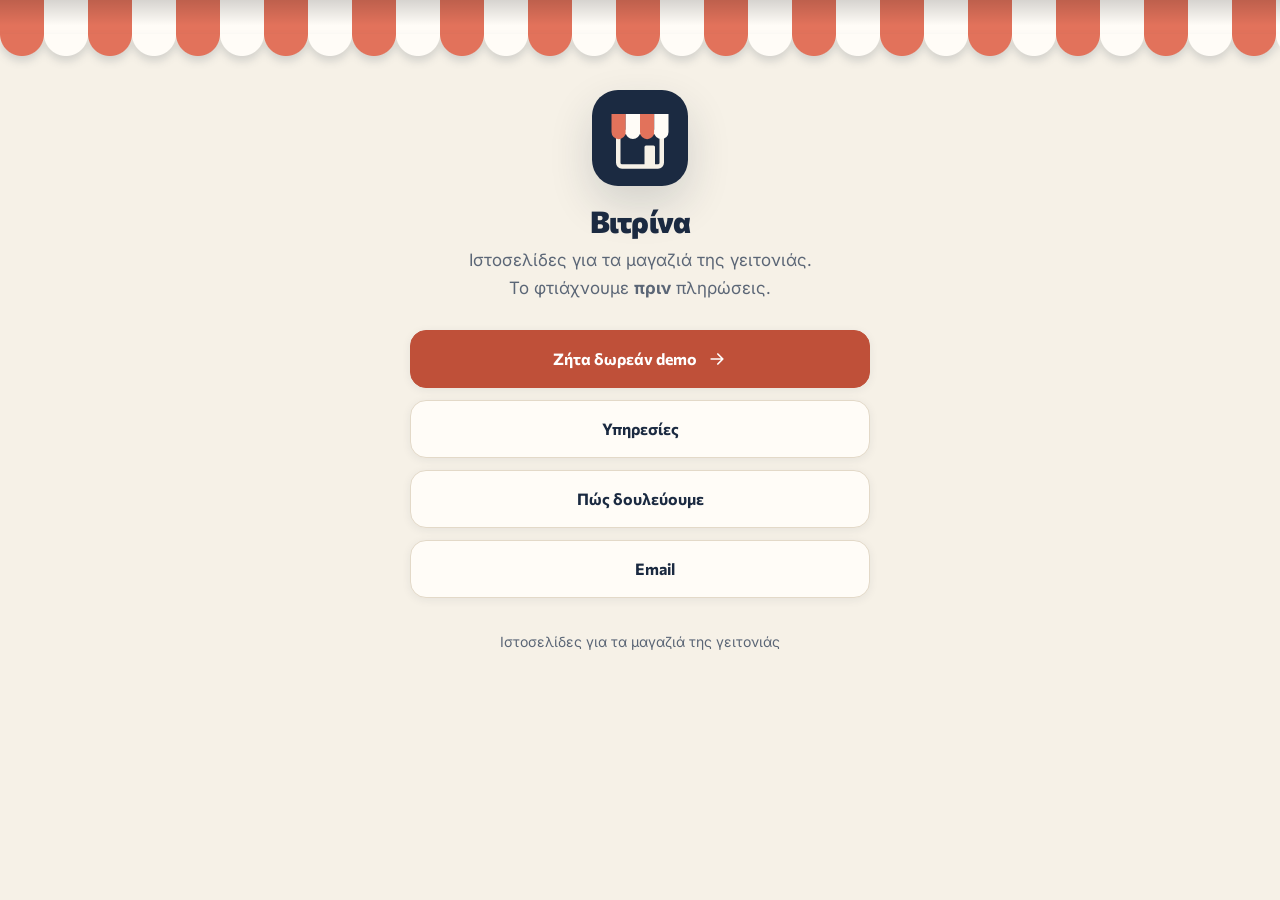
<file: links/index.html>
<!doctype html>
<html lang="el">
<head>
  <meta charset="utf-8">
  <meta name="viewport" content="width=device-width, initial-scale=1">
  <title>Βιτρίνα · Links</title>
  <meta name="description" content="Vitrina Studio: ιστοσελίδες για τα μαγαζιά της γειτονιάς. Δουλειές, τιμές, δωρεάν demo.">
  <meta name="theme-color" content="#1B2A41">
  <link rel="canonical" href="https://v-farmakis.github.io/vitrina/links/">
  <link rel="icon" href="../assets/img/favicon.svg" type="image/svg+xml">
  <link rel="apple-touch-icon" href="../assets/img/apple-touch-icon.png">
  <meta property="og:title" content="Βιτρίνα · Η ψηφιακή βιτρίνα της γειτονιάς">
  <meta property="og:description" content="Φτιάχνουμε το site σου πριν πληρώσεις. Το βλέπεις στο κινητό σου και αποφασίζεις μετά.">
  <meta property="og:image" content="https://v-farmakis.github.io/vitrina/assets/img/og-image.jpg">
  <link rel="preconnect" href="https://fonts.googleapis.com">
  <link rel="preconnect" href="https://fonts.gstatic.com" crossorigin>
  <link rel="stylesheet" href="https://fonts.googleapis.com/css2?family=Commissioner:wght@500;600;700;800&family=Inter:wght@400;500;600;700&display=swap">
  <link rel="stylesheet" href="../assets/css/style.css">
  <script src="../assets/js/config.js" defer></script>
  <script src="../assets/js/main.js" defer></script>
</head>
<body class="links-page">
<svg width="0" height="0" style="position:absolute" aria-hidden="true">
  <symbol id="i-phone" viewBox="0 0 24 24"><path d="M22 16.92v3a2 2 0 0 1-2.18 2 19.79 19.79 0 0 1-8.63-3.07 19.5 19.5 0 0 1-6-6 19.79 19.79 0 0 1-3.07-8.67A2 2 0 0 1 4.11 2h3a2 2 0 0 1 2 1.72c.13.96.36 1.9.7 2.81a2 2 0 0 1-.45 2.11L8.09 9.91a16 16 0 0 0 6 6l1.27-1.27a2 2 0 0 1 2.11-.45c.91.34 1.85.57 2.81.7A2 2 0 0 1 22 16.92z"/></symbol>
  <symbol id="i-chat" viewBox="0 0 24 24"><path d="M21 11.5a8.5 8.5 0 0 1-12.6 7.4L3 20.5l1.6-5A8.5 8.5 0 1 1 21 11.5z"/></symbol>
  <symbol id="i-arrow" viewBox="0 0 24 24"><path d="M5 12h14M13 6l6 6-6 6"/></symbol>
  <symbol id="i-insta" viewBox="0 0 24 24"><rect x="3" y="3" width="18" height="18" rx="5"/><circle cx="12" cy="12" r="4"/><path d="M17.5 6.5h.01"/></symbol>
  <symbol id="i-tiktok" viewBox="0 0 24 24"><path d="M14 3v11.5a3.5 3.5 0 1 1-3.5-3.5"/><path d="M14 3c.5 2.7 2.4 4.5 5 4.7"/></symbol>
  <symbol id="i-pin" viewBox="0 0 24 24"><path d="M12 21s-7-6.1-7-11.5a7 7 0 0 1 14 0C19 14.9 12 21 12 21z"/><circle cx="12" cy="9.5" r="2.5"/></symbol>
</svg>

<div class="awning" aria-hidden="true"></div>
<main class="links">
  <img class="links__avatar" src="../assets/img/favicon.svg" alt="" width="96" height="96">
  <h1>Βιτρίνα</h1>
  <p class="links__bio">Ιστοσελίδες για τα μαγαζιά της γειτονιάς.<br>Το φτιάχνουμε <strong>πριν</strong> πληρώσεις.</p>
  <nav class="links__list" aria-label="Σύνδεσμοι">
    <a class="is-primary" href="../#contact">Ζήτα δωρεάν demo <svg class="i"><use href="#i-arrow"/></svg></a>
    <a href="../#services">Υπηρεσίες</a>
    <a href="../#how">Πώς δουλεύουμε</a>
    <a data-contact="email" href="../#contact"><svg class="i"><use href="#i-mail"/></svg> Email</a>
  </nav>
  <p class="links__foot">Ιστοσελίδες για τα μαγαζιά της γειτονιάς</p>
</main>
</body>
</html>
</file>
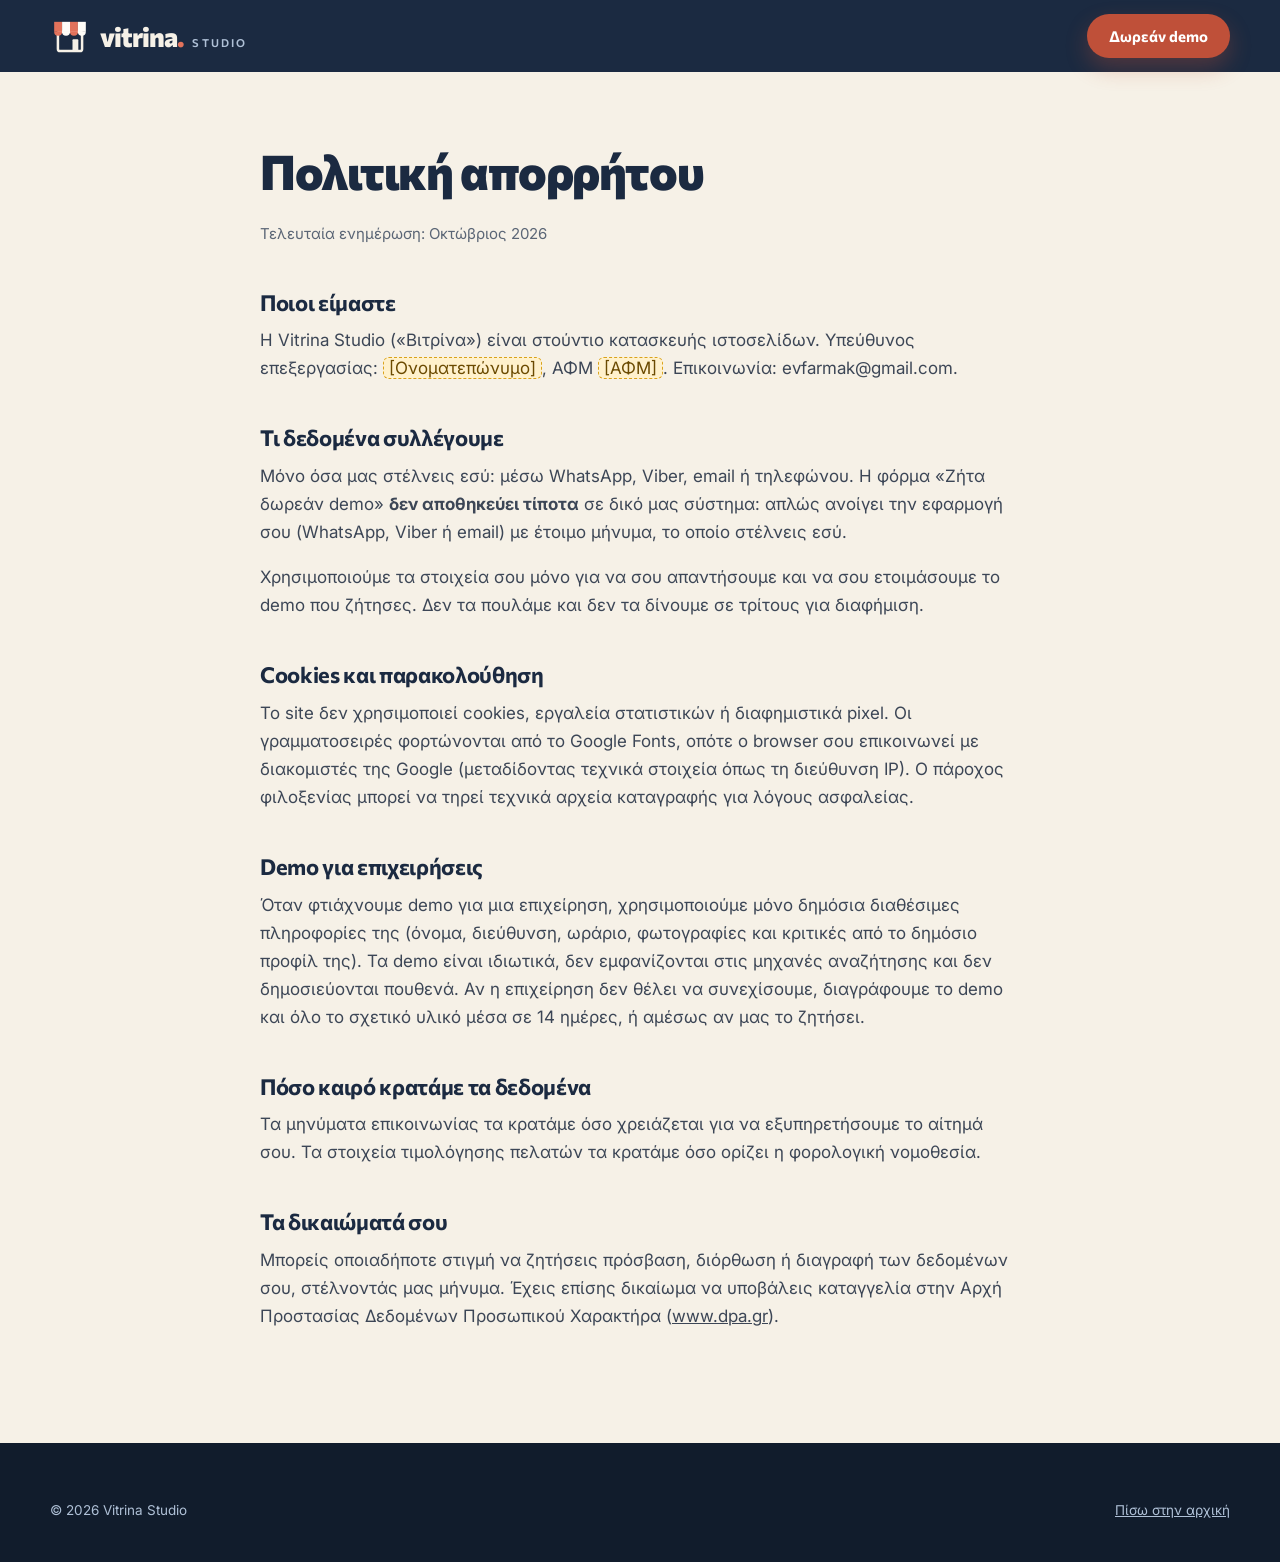
<file: privacy/index.html>
<!doctype html>
<html lang="el">
<head>
  <meta charset="utf-8">
  <meta name="viewport" content="width=device-width, initial-scale=1">
  <title>Πολιτική απορρήτου · Vitrina Studio</title>
  <meta name="description" content="Πώς χειρίζεται η Vitrina Studio τα προσωπικά δεδομένα.">
  <meta name="theme-color" content="#1B2A41">
  <link rel="canonical" href="https://v-farmakis.github.io/vitrina/privacy/">
  <link rel="icon" href="../assets/img/favicon.svg" type="image/svg+xml">
  <link rel="preconnect" href="https://fonts.googleapis.com">
  <link rel="preconnect" href="https://fonts.gstatic.com" crossorigin>
  <link rel="stylesheet" href="https://fonts.googleapis.com/css2?family=Commissioner:wght@500;600;700;800&family=Inter:wght@400;500;600;700&display=swap">
  <link rel="stylesheet" href="../assets/css/style.css">
  <script src="../assets/js/config.js" defer></script>
  <script src="../assets/js/main.js" defer></script>
</head>
<body>
<header class="site-header" data-header>
  <div class="wrap site-header__inner">
    <a class="logo" href="../" aria-label="Vitrina Studio, αρχική">
      <svg class="logo__mark" viewBox="0 0 48 48" aria-hidden="true">
        <rect x="9.5" y="19" width="29" height="23" rx="2.5" fill="none" stroke="#F6F1E7" stroke-width="3"/>
        <rect x="27" y="28" width="7" height="14" rx="1" fill="#F6F1E7"/>
        <path d="M5 7h9.5v12H5z" fill="#E2725B"/><path d="M14.5 7H24v12h-9.5z" fill="#FFFCF7"/>
        <path d="M24 7h9.5v12H24z" fill="#E2725B"/><path d="M33.5 7H43v12h-9.5z" fill="#FFFCF7"/>
        <path d="M5 19a4.75 4.75 0 0 0 9.5 0z" fill="#E2725B"/><path d="M14.5 19a4.75 4.75 0 0 0 9.5 0z" fill="#FFFCF7"/>
        <path d="M24 19a4.75 4.75 0 0 0 9.5 0z" fill="#E2725B"/><path d="M33.5 19a4.75 4.75 0 0 0 9.5 0z" fill="#FFFCF7"/>
      </svg>
      <span class="logo__text"><span class="logo__word">vitrina<b>.</b></span><span class="logo__tag">STUDIO</span></span>
    </a>
    <nav class="nav" aria-label="Κύριο μενού"><a class="btn btn--primary" href="../#contact">Δωρεάν demo</a></nav>
  </div>
</header>

<main class="page">
  <article class="wrap prose">
    <h1>Πολιτική απορρήτου</h1>
    <p class="meta">Τελευταία ενημέρωση: Οκτώβριος 2026</p>

    <h2>Ποιοι είμαστε</h2>
    <p>Η Vitrina Studio («Βιτρίνα») είναι στούντιο κατασκευής ιστοσελίδων. Υπεύθυνος επεξεργασίας: <mark class="todo">[Ονοματεπώνυμο]</mark>, ΑΦΜ <mark class="todo">[ΑΦΜ]</mark>. Επικοινωνία: <span data-contact-text="email">[email]</span>.</p>

    <h2>Τι δεδομένα συλλέγουμε</h2>
    <p>Μόνο όσα μας στέλνεις εσύ: μέσω WhatsApp, Viber, email ή τηλεφώνου. Η φόρμα «Ζήτα δωρεάν demo» <strong>δεν αποθηκεύει τίποτα</strong> σε δικό μας σύστημα: απλώς ανοίγει την εφαρμογή σου (WhatsApp, Viber ή email) με έτοιμο μήνυμα, το οποίο στέλνεις εσύ.</p>
    <p>Χρησιμοποιούμε τα στοιχεία σου μόνο για να σου απαντήσουμε και να σου ετοιμάσουμε το demo που ζήτησες. Δεν τα πουλάμε και δεν τα δίνουμε σε τρίτους για διαφήμιση.</p>

    <h2>Cookies και παρακολούθηση</h2>
    <p>Το site δεν χρησιμοποιεί cookies, εργαλεία στατιστικών ή διαφημιστικά pixel. Οι γραμματοσειρές φορτώνονται από το Google Fonts, οπότε ο browser σου επικοινωνεί με διακομιστές της Google (μεταδίδοντας τεχνικά στοιχεία όπως τη διεύθυνση IP). Ο πάροχος φιλοξενίας μπορεί να τηρεί τεχνικά αρχεία καταγραφής για λόγους ασφαλείας.</p>

    <h2>Demo για επιχειρήσεις</h2>
    <p>Όταν φτιάχνουμε demo για μια επιχείρηση, χρησιμοποιούμε μόνο δημόσια διαθέσιμες πληροφορίες της (όνομα, διεύθυνση, ωράριο, φωτογραφίες και κριτικές από το δημόσιο προφίλ της). Τα demo είναι ιδιωτικά, δεν εμφανίζονται στις μηχανές αναζήτησης και δεν δημοσιεύονται πουθενά. Αν η επιχείρηση δεν θέλει να συνεχίσουμε, διαγράφουμε το demo και όλο το σχετικό υλικό μέσα σε 14 ημέρες, ή αμέσως αν μας το ζητήσει.</p>

    <h2>Πόσο καιρό κρατάμε τα δεδομένα</h2>
    <p>Τα μηνύματα επικοινωνίας τα κρατάμε όσο χρειάζεται για να εξυπηρετήσουμε το αίτημά σου. Τα στοιχεία τιμολόγησης πελατών τα κρατάμε όσο ορίζει η φορολογική νομοθεσία.</p>

    <h2>Τα δικαιώματά σου</h2>
    <p>Μπορείς οποιαδήποτε στιγμή να ζητήσεις πρόσβαση, διόρθωση ή διαγραφή των δεδομένων σου, στέλνοντάς μας μήνυμα. Έχεις επίσης δικαίωμα να υποβάλεις καταγγελία στην Αρχή Προστασίας Δεδομένων Προσωπικού Χαρακτήρα (<a href="https://www.dpa.gr" rel="noopener">www.dpa.gr</a>).</p>
  </article>
</main>

<footer class="site-footer">
  <div class="wrap footer__bottom" style="margin-top:0;border-top:0;padding-top:0">
    <span>© <span data-year>2026</span> Vitrina Studio</span>
    <a href="../">Πίσω στην αρχική</a>
  </div>
</footer>
</body>
</html>
</file>
<file: assets/css/style.css>
/* =========================================================
   VITRINA STUDIO · style.css
   ========================================================= */

:root {
  --navy: #1B2A41;
  --navy-900: #111C2C;
  --navy-700: #2A3D5C;
  --navy-300: #AFC0D6;
  --ink: #17212F;
  --muted: #5B6676;
  --terra: #E2725B;          /* brand terracotta: decorative */
  --terra-600: #BF5039;      /* buttons (AA with white text) */
  --terra-700: #A8452F;      /* small text on cream */
  --terra-100: #FBE6DF;
  --cream: #F6F1E7;
  --cream-200: #EDE4D3;
  --paper: #FFFCF7;
  --line: #E3D9C8;
  --green: #1F8A52;
  --gold: #E9A23B;

  --radius: 22px;
  --radius-sm: 14px;
  --shadow-sm: 0 2px 10px rgba(27, 42, 65, .07);
  --shadow: 0 18px 44px rgba(27, 42, 65, .16);

  --font-head: "Commissioner", system-ui, -apple-system, "Segoe UI", sans-serif;
  --font-body: "Inter", system-ui, -apple-system, "Segoe UI", sans-serif;
  --font-serif: "GFS Didot", "Noto Serif", Georgia, serif;

  --wrap: 1180px;
  --gutter: 24px;
  --header-h: 72px;
  color-scheme: light;
}
@media (max-width: 480px) { :root { --gutter: 16px; } }

/* ---------- Base ---------- */
*, *::before, *::after { box-sizing: border-box; }
html { scroll-behavior: smooth; -webkit-text-size-adjust: 100%; }
body {
  margin: 0;
  background: var(--cream);
  color: var(--ink);
  font: 400 17px/1.65 var(--font-body);
  -webkit-font-smoothing: antialiased;
  overflow-x: hidden;
}
img, svg, video { display: block; max-width: 100%; }
a { color: inherit; }
h1, h2, h3, h4 {
  font-family: var(--font-head);
  color: var(--navy);
  line-height: 1.12;
  letter-spacing: -.015em;
  margin: 0 0 .5em;
}
p { margin: 0 0 1em; }
[id] { scroll-margin-top: calc(var(--header-h) + 12px); }
:focus-visible { outline: 3px solid var(--terra); outline-offset: 3px; border-radius: 6px; }

.wrap { width: min(100% - 2 * var(--gutter), var(--wrap)); margin-inline: auto; }
.sr-only { position: absolute; width: 1px; height: 1px; padding: 0; margin: -1px; overflow: hidden; clip: rect(0 0 0 0); white-space: nowrap; border: 0; }
.skip { position: absolute; left: 12px; top: -60px; z-index: 100; padding: 10px 16px; background: var(--paper); border-radius: 10px; font-weight: 700; }
.skip:focus { top: 12px; }

.i { width: 1em; height: 1em; flex: none; fill: none; stroke: currentColor; stroke-width: 2; stroke-linecap: round; stroke-linejoin: round; }

/* Placeholders the owner must fill in (see README) */
.todo { background: #FFF1CC; color: #6B4A00; border: 1px dashed #D9A21B; border-radius: 6px; padding: 0 .3em; font-style: normal; }
.is-todo { outline: 2px dashed #D9A21B; outline-offset: 2px; }

/* ---------- Buttons ---------- */
.btn {
  display: inline-flex; align-items: center; justify-content: center; gap: .55em;
  min-height: 54px; padding: 0 26px;
  border: 2px solid transparent; border-radius: 999px;
  font: 700 16px/1 var(--font-head);
  text-decoration: none; cursor: pointer;
  transition: transform .15s ease, background-color .2s ease, color .2s ease, box-shadow .2s ease;
}
.btn:hover { transform: translateY(-1px); }
.btn .i { width: 20px; height: 20px; }
.btn--primary { background: var(--terra-600); color: #fff; box-shadow: 0 10px 22px rgba(191, 80, 57, .32); }
.btn--primary:hover { background: #A8452F; }
.btn--ghost { border-color: var(--navy); color: var(--navy); background: transparent; }
.btn--ghost:hover { background: var(--navy); color: var(--cream); }
.btn--light { background: var(--paper); color: var(--navy); }
.btn--light:hover { background: #fff; }
.btn--outline-light { border-color: rgba(246, 241, 231, .4); color: var(--cream); }
.btn--outline-light:hover { border-color: var(--cream); background: rgba(255, 255, 255, .06); }
.btn--block { width: 100%; }

/* ---------- Header ---------- */
.site-header {
  position: sticky; top: 0; z-index: 50;
  background: var(--navy); color: var(--cream);
  transition: box-shadow .25s ease;
}
.site-header.is-scrolled { box-shadow: 0 8px 24px rgba(10, 16, 28, .22); }
.site-header__inner { display: flex; align-items: center; justify-content: space-between; gap: 24px; height: var(--header-h); }

.logo { display: inline-flex; align-items: center; gap: 10px; color: var(--cream); text-decoration: none; }
.logo__mark { width: 40px; height: 40px; }
.logo__text { display: flex; align-items: baseline; gap: 8px; }
.logo__word { font: 800 27px/1 var(--font-head); letter-spacing: -.035em; }
.logo__word b { color: var(--terra); font-weight: 800; }
.logo__tag { font: 600 11px/1 var(--font-head); letter-spacing: .2em; color: var(--navy-300); }

.nav { display: flex; align-items: center; gap: 30px; }
.nav__link { color: #D6DFEB; text-decoration: none; font: 600 15px/1 var(--font-head); }
.nav__link:hover { color: #fff; }
.nav .btn { min-height: 44px; padding: 0 20px; font-size: 15px; }
@media (max-width: 900px) { .nav__link { display: none; } }
@media (max-width: 420px) { .logo__tag { display: none; } .nav .btn { padding: 0 16px; } }

/* ---------- Hero ---------- */
.hero { position: relative; background: var(--cream); overflow: hidden; }
.awning {
  position: relative; z-index: 2; height: 46px;
  background:
    linear-gradient(180deg, rgba(0, 0, 0, .16), rgba(0, 0, 0, 0) 75%),
    repeating-linear-gradient(90deg, var(--terra) 0 44px, var(--paper) 44px 88px);
}
.awning::after {
  content: ""; position: absolute; left: 0; right: 0; top: 100%; height: 22px;
  background:
    radial-gradient(circle at 22px 0, var(--terra) 21.5px, transparent 22.5px) 0 0 / 88px 22px repeat-x,
    radial-gradient(circle at 66px 0, var(--paper) 21.5px, transparent 22.5px) 0 0 / 88px 22px repeat-x;
  filter: drop-shadow(0 5px 4px rgba(27, 42, 65, .16));
}
.hero__inner {
  display: grid; grid-template-columns: 1.05fr .95fr; align-items: center; gap: 56px;
  padding: 92px 0 104px;
}
.pill {
  display: inline-flex; align-items: center; gap: 8px;
  padding: 8px 15px; border-radius: 999px;
  background: var(--paper); border: 1px solid var(--line);
  font: 600 14px/1.2 var(--font-head); color: var(--navy);
}
.pill .i { width: 16px; height: 16px; color: var(--terra-600); }
.hero h1 {
  font-size: clamp(42px, 6.3vw, 78px); font-weight: 800;
  letter-spacing: -.035em; line-height: 1.02;
  margin: 24px 0 22px;
}
.hl { position: relative; isolation: isolate; color: var(--terra-600); white-space: nowrap; }
.hl::after {
  content: ""; position: absolute; left: -2px; right: -2px; bottom: .06em; height: .16em;
  background: var(--terra); opacity: .22; border-radius: 6px; z-index: -1;
}
.hero__lead { font-size: clamp(18px, 1.7vw, 21px); color: var(--muted); max-width: 33em; }
.hero__lead strong { color: var(--navy); }
.hero__ctas { display: flex; flex-wrap: wrap; gap: 12px; margin: 32px 0 30px; }
.ticks { list-style: none; margin: 0; padding: 0; display: flex; flex-wrap: wrap; gap: 10px 24px; }
.ticks li { display: flex; align-items: center; gap: 8px; font: 600 15px/1.3 var(--font-head); color: var(--navy); }
.ticks .i { width: 20px; height: 20px; color: var(--green); stroke-width: 2.6; }

/* The shop window */
.window { position: relative; width: 100%; max-width: 500px; margin: 0; justify-self: center; }
.window__frame {
  position: relative; aspect-ratio: 1 / 1.08;
  padding: 16px; border-radius: 30px 30px 14px 14px;
  background: linear-gradient(180deg, var(--navy-700), var(--navy));
  box-shadow: var(--shadow);
}
.window__glass {
  position: relative; height: 100%; overflow: hidden;
  display: grid; place-items: center;
  border-radius: 18px 18px 6px 6px;
  background:
    radial-gradient(60% 45% at 50% 105%, rgba(255, 214, 160, .9), rgba(255, 214, 160, 0) 70%),
    linear-gradient(180deg, #2C4166 0%, #4F5F7E 45%, #C79C78 85%, #E9BE8F 100%);
}
.window__glass::after { /* glass reflections, on top of everything */
  content: ""; position: absolute; inset: 0; z-index: 4; pointer-events: none;
  background:
    linear-gradient(115deg, transparent 22%, rgba(255, 255, 255, .22) 30%, transparent 38%),
    linear-gradient(115deg, transparent 58%, rgba(255, 255, 255, .12) 62%, transparent 67%);
}
.window__video { position: absolute; inset: 0; width: 100%; height: 100%; object-fit: cover; opacity: 0; transition: opacity .8s ease; }
.window__video.is-ready { opacity: 1; }
.window__sill { height: 16px; margin: 0 -12px; border-radius: 6px; background: var(--cream-200); box-shadow: 0 8px 0 rgba(27, 42, 65, .06); }
.window__caption { margin: 16px 0 0; text-align: center; font-size: 13px; color: var(--muted); }

.sign {
  position: absolute; top: 4px; left: 26px; z-index: 5; width: 128px;
  transform-origin: 50% 2px; animation: swing 5s ease-in-out infinite;
  filter: drop-shadow(0 6px 8px rgba(0, 0, 0, .25));
}
@keyframes swing { 0%, 100% { transform: rotate(-3deg); } 50% { transform: rotate(3deg); } }

.chip {
  position: absolute; z-index: 6;
  display: flex; align-items: center; gap: 8px;
  padding: 11px 15px; border-radius: 14px;
  background: var(--paper); box-shadow: var(--shadow);
  font: 700 14px/1.1 var(--font-head); color: var(--navy); white-space: nowrap;
  animation: float 6s ease-in-out infinite;
}
.chip .i { width: 18px; height: 18px; }
.chip--call { left: -22px; bottom: 20%; }
.chip--call .i { color: var(--green); }
.chip--stars { right: -18px; top: 26%; animation-delay: -3s; }
.chip--stars .i { color: var(--gold); fill: var(--gold); stroke: var(--gold); }
@keyframes float { 0%, 100% { transform: translateY(0); } 50% { transform: translateY(-8px); } }

/* Phone mockup */
.phone {
  position: relative; z-index: 2;
  width: min(54%, 236px); aspect-ratio: 9 / 18.6;
  padding: 8px; border-radius: 36px;
  background: #0E1520;
  box-shadow: 0 30px 60px rgba(8, 13, 24, .5), inset 0 0 0 1.5px #3A475B;
}
.phone__screen { position: relative; height: 100%; overflow: hidden; border-radius: 29px; background: var(--paper); container-type: inline-size; }
.phone__notch { position: absolute; top: 7px; left: 50%; z-index: 5; width: 32%; height: 16px; transform: translateX(-50%); border-radius: 10px; background: #0E1520; }

/* Mini site inside a phone (sized with container units) */
.mini { height: 100%; display: flex; flex-direction: column; background: #FFF9F0; color: #2E1F12; font: 400 4.2cqw/1.35 var(--font-body); }
.mini__bar { display: flex; align-items: center; justify-content: space-between; padding: 14cqw 6cqw 3.5cqw; }
.mini__brand { font: 400 7cqw/1 var(--font-serif); letter-spacing: -.01em; }
.mini__burger { width: 6cqw; height: 4.4cqw; border-top: 2px solid currentColor; border-bottom: 2px solid currentColor; position: relative; }
.mini__burger::after { content: ""; position: absolute; left: 0; right: 0; top: 50%; border-top: 2px solid currentColor; transform: translateY(-50%); }
.mini__hero { position: relative; overflow: hidden; margin: 0 4cqw; padding: 6cqw 5cqw 6.5cqw; border-radius: 6cqw; background: linear-gradient(150deg, #F8DDB0, #E9A964 65%, #D98B47); color: #3A230F; }
.mini__loaf { position: absolute; right: -9cqw; bottom: -3cqw; width: 52cqw; }
.mini__kicker { margin: 0 0 2.4cqw; font: 700 3cqw/1 var(--font-head); letter-spacing: .14em; opacity: .75; }
.mini__title { position: relative; margin: 0 0 4cqw; max-width: 64%; font: 400 8.6cqw/1.04 var(--font-serif); }
.mini__open { position: relative; display: inline-flex; align-items: center; gap: 1.8cqw; padding: 1.8cqw 3.2cqw; border-radius: 99px; background: rgba(255, 255, 255, .78); font: 700 3.3cqw/1 var(--font-head); color: #16703F; }
.mini__open::before { content: ""; width: 2.2cqw; height: 2.2cqw; border-radius: 50%; background: currentColor; }
.mini__open.is-closed { color: #9A3A2A; }
.mini__btns { position: relative; display: flex; gap: 2.4cqw; margin-top: 4cqw; }
.mini__btn { padding: 2.6cqw 4.6cqw; border: 1.5px solid #3A230F; border-radius: 99px; font: 700 3.5cqw/1 var(--font-head); }
.mini__btn--fill { background: #3A230F; color: #FFF3E2; }
.mini__rating { display: flex; align-items: center; gap: 1.6cqw; margin: 4.5cqw 5cqw 1.5cqw; font: 600 3.5cqw/1.2 var(--font-head); color: #5B4632; }
.mini__stars { color: #E39B1C; letter-spacing: .05em; }
.mini__list { list-style: none; margin: 0 4.5cqw; padding: 0; }
.mini__list li { display: flex; justify-content: space-between; gap: 2cqw; padding: 2.7cqw .5cqw; border-bottom: 1px dashed #E6D3BA; font-size: 3.8cqw; }
.mini__list b { font-weight: 700; }
.mini__dock { display: grid; grid-template-columns: repeat(3, 1fr); gap: 1.6cqw; margin-top: auto; padding: 3cqw 3cqw 5.5cqw; background: #fff; border-top: 1px solid #EFE3D2; }
.mini__dock span { padding: 2.6cqw 0; border-radius: 3cqw; background: #F6EBDD; text-align: center; font: 700 3.2cqw/1 var(--font-head); }
.mini__dock span:first-child { background: #3A230F; color: #FFF3E2; }

@media (max-width: 960px) {
  .hero__inner { grid-template-columns: 1fr; gap: 56px; padding: 68px 0 80px; }
  .window { max-width: 430px; }
}
@media (max-width: 560px) {
  .chip { font-size: 12px; padding: 9px 11px; }
  .chip--call { left: -6px; }
  .chip--stars { right: -6px; }
  .sign { width: 104px; left: 18px; }
}

/* ---------- Troy band ---------- */
.troy { position: relative; background: var(--navy); color: var(--cream); padding: 76px 0; text-align: center; }
.troy::before, .troy::after {
  content: ""; position: absolute; left: 0; right: 0; height: 14px; opacity: .55;
  background: url("data:image/svg+xml,%3Csvg xmlns='http://www.w3.org/2000/svg' width='28' height='14' viewBox='0 0 28 14'%3E%3Cpath d='M0 13H28M21 13V1H5V10H16V5H10V7.5' fill='none' stroke='%23E2725B' stroke-width='1.6'/%3E%3C/svg%3E") repeat-x 0 0 / 28px 14px;
}
.troy::before { top: 22px; }
.troy::after { bottom: 22px; transform: scaleY(-1); }
.troy__quote { max-width: 30em; margin: 0 auto 18px; font: 400 clamp(26px, 3.4vw, 40px)/1.28 var(--font-serif); }
.troy__quote em { font-style: normal; color: var(--terra); }
.troy__note { margin: 0; color: var(--navy-300); font-size: 16px; }

/* ---------- Sections ---------- */
.section { padding: 104px 0; }
.section--paper { background: var(--paper); }
.section--tight { padding-top: 0; }
.section__head { max-width: 760px; margin-bottom: 52px; }
.section__head--center { margin-inline: auto; text-align: center; }
.eyebrow { display: inline-block; margin: 0 0 14px; font: 700 13px/1 var(--font-head); letter-spacing: .16em; color: var(--terra-700); }
.section__title { font-size: clamp(32px, 4.4vw, 52px); font-weight: 800; letter-spacing: -.03em; }
.section__lead { font-size: 19px; color: var(--muted); margin: 0; }
@media (max-width: 760px) { .section { padding: 76px 0; } .section__head { margin-bottom: 40px; } }

/* Problem cards */
.cards-3 { display: grid; grid-template-columns: repeat(3, 1fr); gap: 20px; }
.card { padding: 30px; border-radius: var(--radius); background: var(--paper); border: 1px solid var(--line); box-shadow: var(--shadow-sm); }
.card h3 { font-size: 21px; margin-bottom: 10px; }
.card p { margin: 0; color: var(--muted); }
.card__icon { display: grid; place-items: center; width: 50px; height: 50px; margin-bottom: 20px; border-radius: 14px; background: var(--terra-100); color: var(--terra-600); }
.card__icon .i { width: 24px; height: 24px; }
@media (max-width: 900px) { .cards-3 { grid-template-columns: 1fr; } }

/* ---------- Before / After ---------- */
.ba {
  --pos: 50%;
  position: relative; height: clamp(440px, 50vw, 580px);
  overflow: hidden; border-radius: var(--radius); box-shadow: var(--shadow);
  cursor: ew-resize; user-select: none; -webkit-user-select: none; touch-action: pan-y;
}
.ba__layer { position: absolute; inset: 0; display: grid; place-items: center; padding: 64px 28px 28px; }
.ba__before {
  background:
    linear-gradient(90deg, transparent 0 28%, #fff 28% calc(28% + 16px), transparent 0),
    linear-gradient(0deg, transparent 0 64%, #fff 64% calc(64% + 13px), transparent 0),
    linear-gradient(32deg, transparent 0 47%, #F7E6B5 47% calc(47% + 11px), transparent 0),
    radial-gradient(18% 22% at 82% 18%, #CFE2C1 0 98%, transparent 100%),
    repeating-linear-gradient(90deg, transparent 0 78px, rgba(255, 255, 255, .65) 78px 81px),
    repeating-linear-gradient(0deg, transparent 0 78px, rgba(255, 255, 255, .65) 78px 81px),
    #E7E2D7;
}
.ba__after { clip-path: inset(0 0 0 var(--pos)); background: radial-gradient(80% 70% at 70% 0%, #33496E, var(--navy) 70%); }
.ba__tag {
  position: absolute; top: 20px; z-index: 2;
  padding: 8px 14px; border-radius: 999px;
  font: 800 13px/1 var(--font-head); letter-spacing: .14em;
}
.ba__before .ba__tag { left: 20px; background: #fff; color: var(--muted); box-shadow: var(--shadow-sm); }
.ba__after .ba__tag { right: 20px; background: var(--terra-600); color: #fff; }
.ba__handle { position: absolute; top: 0; bottom: 0; left: var(--pos); z-index: 3; width: 3px; margin-left: -1.5px; background: #fff; box-shadow: 0 0 0 1px rgba(0, 0, 0, .06); pointer-events: none; }
.ba__knob { position: absolute; top: 50%; left: 50%; display: grid; place-items: center; width: 52px; height: 52px; transform: translate(-50%, -50%); border-radius: 50%; background: #fff; color: var(--navy); box-shadow: var(--shadow); }
.ba__knob .i { width: 24px; height: 24px; }
.ba:has(.ba__range:focus-visible) .ba__knob { outline: 3px solid var(--terra); outline-offset: 3px; }
.ba__hint { margin: 16px 0 0; text-align: center; font-size: 14px; color: var(--muted); }

.pin { position: absolute; left: calc(28% - 26px); top: 18%; width: 40px; color: #C8452F; filter: drop-shadow(0 4px 4px rgba(0, 0, 0, .25)); }
.listing { position: relative; width: min(380px, 100%); overflow: hidden; border-radius: 18px; background: #fff; box-shadow: 0 16px 40px rgba(0, 0, 0, .14); font-family: var(--font-body); color: #3C4043; }
.listing__photo { display: grid; place-items: center; height: 120px; background: repeating-linear-gradient(45deg, #ECECEC 0 10px, #E3E3E3 10px 20px); color: #8A8F96; font: 600 13px/1 var(--font-head); }
.listing__body { padding: 18px 20px 20px; }
.listing__name { margin: 0 0 4px; font: 600 20px/1.2 var(--font-head); color: #202124; }
.listing__meta { margin: 0 0 6px; font-size: 14px; }
.listing__meta .stars { color: #E7A21B; letter-spacing: .04em; }
.listing__hours { margin: 0 0 14px; font-size: 14px; }
.listing__hours i { color: #B3261E; }
.listing__actions { display: flex; gap: 8px; }
.listing__actions span { flex: 1; padding: 9px 0; border: 1px solid #DADCE0; border-radius: 99px; text-align: center; font: 600 13px/1 var(--font-head); color: #1A73E8; }
.listing__actions .is-missing { border-style: dashed; color: #9AA0A6; text-decoration: line-through; }
.listing__note { margin: 14px 0 0; padding: 10px 12px; border-radius: 10px; background: #FCE8E6; color: #A50E0E; font: 600 13px/1.3 var(--font-head); }

.browser { width: min(680px, 100%); overflow: hidden; border-radius: 14px; background: #fff; box-shadow: 0 30px 60px rgba(0, 0, 0, .35); }
.browser__bar { display: flex; align-items: center; gap: 7px; padding: 11px 14px; background: #EFEAE1; }
.browser__bar i { width: 10px; height: 10px; border-radius: 50%; background: #D6CDBE; }
.browser__url { flex: 1; margin-left: 10px; padding: 6px 12px; overflow: hidden; border-radius: 8px; background: #fff; color: #6B7280; font: 500 12px/1 var(--font-body); white-space: nowrap; text-overflow: ellipsis; }
.browser__url b { color: var(--green); font-weight: 600; }
.browser__screen { container-type: inline-size; }

.wide { background: #FFF9F0; color: #2E1F12; font: 400 2.1cqw/1.4 var(--font-body); }
.wide__nav { display: flex; align-items: center; justify-content: space-between; padding: 2.6cqw 4cqw; }
.wide__brand { font: 400 3.6cqw/1 var(--font-serif); }
.wide__links { display: flex; gap: 3cqw; font: 600 1.9cqw/1 var(--font-head); color: #6B5641; }
.wide__links span:last-child { padding: 1.3cqw 2.4cqw; border-radius: 99px; background: #3A230F; color: #FFF3E2; }
.wide__hero { position: relative; display: grid; grid-template-columns: .8fr 1.2fr; gap: 3cqw; align-items: center; overflow: hidden; margin: 0 3cqw; padding: 4.5cqw 4cqw; border-radius: 3cqw; background: linear-gradient(140deg, #F8DDB0, #E9A964 65%, #D98B47); color: #3A230F; }
.wide__kicker { margin: 0 0 1.4cqw; font: 700 1.5cqw/1 var(--font-head); letter-spacing: .16em; opacity: .75; }
.wide__title { margin: 0 0 2cqw; font: 400 4.8cqw/1.04 var(--font-serif); }
.wide__row { display: flex; flex-wrap: wrap; align-items: center; gap: 1.4cqw; }
.wide__btn { padding: 1.5cqw 2.6cqw; border: 1.5px solid #3A230F; border-radius: 99px; font: 700 1.8cqw/1 var(--font-head); }
.wide__btn--fill { background: #3A230F; color: #FFF3E2; }
.wide__open { display: inline-flex; align-items: center; gap: 1cqw; padding: 1.2cqw 2cqw; border-radius: 99px; background: rgba(255, 255, 255, .78); font: 700 1.7cqw/1 var(--font-head); color: #16703F; margin-bottom: 2.2cqw; }
.wide__open::before { content: ""; width: 1.3cqw; height: 1.3cqw; border-radius: 50%; background: currentColor; }
.wide__open.is-closed { color: #9A3A2A; }
.wide__loaf { width: 100%; transform: translateX(-4%) scale(1.05); }
.wide__cards { display: grid; grid-template-columns: repeat(3, 1fr); gap: 2cqw; padding: 3cqw; }
.wide__card { padding: 2.2cqw; border-radius: 2cqw; background: #fff; border: 1px solid #F0E3D1; }
.wide__card b { display: block; font: 700 2.1cqw/1.2 var(--font-head); }
.wide__card span { color: #8A6B4C; font-size: 1.8cqw; }
.wide__card .stars { color: #E39B1C; }

/* ---------- Steps ---------- */
.steps { position: relative; display: grid; grid-template-columns: repeat(4, 1fr); gap: 22px; margin: 0; padding: 0; list-style: none; counter-reset: s; }
.steps::before { content: ""; position: absolute; top: 28px; left: 12%; right: 12%; border-top: 2px dashed var(--line); }
.step { position: relative; text-align: center; padding: 0 6px; }
.step__num { position: relative; display: grid; place-items: center; width: 56px; height: 56px; margin: 0 auto 22px; border-radius: 50%; background: var(--terra-600); color: #fff; font: 800 22px/1 var(--font-head); box-shadow: 0 0 0 8px var(--cream); }
.step h3 { font-size: 20px; margin-bottom: 8px; }
.step p { margin: 0; color: var(--muted); font-size: 16px; }
.step--last .step__num { background: var(--green); }
@media (max-width: 900px) {
  .steps { grid-template-columns: 1fr 1fr; row-gap: 44px; }
  .steps::before { display: none; }
}
@media (max-width: 520px) {
  .steps { grid-template-columns: 1fr; text-align: left; }
  .step { display: grid; grid-template-columns: 56px 1fr; column-gap: 18px; text-align: left; padding: 0; }
  .step__num { grid-row: span 2; margin: 0; }
}

/* ---------- Features ---------- */
.features { display: grid; grid-template-columns: repeat(3, 1fr); gap: 18px; }
.feature { display: flex; gap: 16px; padding: 24px; border-radius: var(--radius-sm); background: var(--cream); border: 1px solid var(--line); }
.feature__icon { display: grid; place-items: center; width: 46px; height: 46px; flex: none; border-radius: 13px; background: var(--navy); color: var(--cream); }
.feature__icon .i { width: 22px; height: 22px; }
.feature h3 { font-size: 18px; margin: 2px 0 6px; }
.feature p { margin: 0; font-size: 15.5px; color: var(--muted); line-height: 1.55; }
@media (max-width: 960px) { .features { grid-template-columns: 1fr 1fr; } }
@media (max-width: 620px) { .features { grid-template-columns: 1fr; } }

/* ---------- Work / portfolio ---------- */
.work-grid { display: grid; grid-template-columns: repeat(3, 1fr); gap: 22px; }
.work { overflow: hidden; display: flex; flex-direction: column; border-radius: var(--radius); background: var(--paper); border: 1px solid var(--line); box-shadow: var(--shadow-sm); transition: transform .25s ease, box-shadow .25s ease; }
.work:hover { transform: translateY(-4px); box-shadow: var(--shadow); }
.work__shot { position: relative; display: grid; place-items: center; height: 380px; overflow: hidden; }
.work__shot img { width: 100%; height: 100%; object-fit: cover; }
.work__shot .phone { width: 176px; box-shadow: 0 24px 50px rgba(0, 0, 0, .4), inset 0 0 0 1.5px #3A475B; }
.work__body { padding: 22px 24px 26px; }
.work__meta { display: flex; align-items: center; gap: 10px; margin-bottom: 10px; }
.badge { display: inline-block; padding: 5px 10px; border-radius: 999px; font: 700 11.5px/1 var(--font-head); letter-spacing: .1em; }
.badge--concept { background: #FFF1CC; color: #6B4A00; }
.badge--live { background: #DDF3E6; color: #14633A; }
.work__cat { font: 600 13px/1 var(--font-head); color: var(--muted); }
.work__body h3 { font-size: 21px; margin-bottom: 6px; }
.work__body p { margin: 0; font-size: 15.5px; color: var(--muted); }
.work-note { margin: 22px 0 0; font-size: 14px; color: var(--muted); text-align: center; }
@media (max-width: 960px) { .work-grid { grid-template-columns: 1fr 1fr; } }
@media (max-width: 640px) { .work-grid { grid-template-columns: 1fr; } }

.shot--grill { background: radial-gradient(70% 60% at 50% 100%, #F08A3C, #7A2E12 55%, #2A1610); }
.shot--barber { background: linear-gradient(160deg, #3A3326, #14120E); }
.shot--school { background: linear-gradient(160deg, #3F6BE0, #2348B8); }

/* concept mini-sites */
.m { height: 100%; display: flex; flex-direction: column; padding: 14cqw 6cqw 6cqw; font: 400 4.4cqw/1.35 var(--font-body); }
.m__brand { font: 800 5.4cqw/1 var(--font-head); margin-bottom: 7cqw; }
.m__title { margin: 0 0 4cqw; font-size: 10cqw; line-height: 1.02; }
.m__btn { align-self: flex-start; margin-bottom: 7cqw; padding: 3cqw 5cqw; border-radius: 99px; font: 700 4cqw/1 var(--font-head); }
.m__list { list-style: none; margin: 0; padding: 0; }
.m__list li { display: flex; justify-content: space-between; padding: 3cqw 0; font-size: 4.4cqw; }
.m__rating { margin: 5cqw 0 0; font: 600 3.8cqw/1.2 var(--font-head); opacity: .85; }
.m__rating span { color: #E9A23B; letter-spacing: .05em; }
.m__dock { display: grid; grid-template-columns: 1fr 1fr; gap: 2cqw; margin: auto -2cqw 0; }
.m__dock span { padding: 3.2cqw 0; border-radius: 3cqw; text-align: center; font: 700 3.6cqw/1 var(--font-head); }
.m--grill .m__dock span { background: rgba(247, 233, 218, .1); }
.m--grill .m__dock span:first-child { background: #F08A3C; color: #1E1714; }
.m--barber .m__dock span { border: 1px solid rgba(212, 175, 106, .4); color: #D4AF6A; border-radius: 1.5cqw; }
.m--barber .m__dock span:first-child { background: #D4AF6A; color: #101010; }
.m--school .m__dock span { background: #EEF2FD; color: #2550C8; }
.m--school .m__dock span:first-child { background: #FFC93C; color: #1A2A55; }

.m--grill { background: #1E1714; color: #F7E9DA; }
.m--grill .m__brand { color: #F08A3C; letter-spacing: .06em; }
.m--grill .m__title { font-family: var(--font-serif); font-weight: 400; }
.m--grill .m__btn { background: #F08A3C; color: #1E1714; }
.m--grill .m__list li { border-bottom: 1px solid rgba(247, 233, 218, .14); }

.m--barber { background: #101010; color: #EDE6D6; }
.m--barber .m__brand { color: #D4AF6A; letter-spacing: .28em; font-size: 4.6cqw; }
.m--barber .m__title { font: 800 8.6cqw/1.05 var(--font-head); letter-spacing: .02em; }
.m--barber .m__title span { color: #D4AF6A; }
.m--barber .m__btn { border: 1.5px solid #D4AF6A; color: #D4AF6A; border-radius: 2cqw; }
.m--barber .m__list li { border-bottom: 1px solid rgba(212, 175, 106, .22); }

.m--school { background: #FFFFFF; color: #1A2A55; }
.m--school .m__brand { color: #2550C8; }
.m--school .m__tag { align-self: flex-start; margin-bottom: 3cqw; padding: 1.6cqw 3cqw; border-radius: 99px; background: #FFC93C; font: 800 3.4cqw/1 var(--font-head); }
.m--school .m__title { font: 800 9cqw/1.05 var(--font-head); color: #1A2A55; }
.m--school .m__btn { background: #2550C8; color: #fff; }
.m--school .m__list li { margin-bottom: 2cqw; padding: 3cqw 4cqw; border-radius: 3cqw; background: #EEF2FD; font-weight: 600; }

/* ---------- AI section ---------- */
.ai { display: grid; grid-template-columns: 1fr 1fr; gap: 56px; align-items: center; }
.ai__stack { display: grid; gap: 14px; }
.ai__item { display: flex; gap: 18px; align-items: flex-start; padding: 22px 24px; border-radius: var(--radius-sm); background: var(--paper); border: 1px solid var(--line); }
.ai__item .feature__icon { background: var(--terra-100); color: var(--terra-600); }
.ai__item--human .feature__icon { background: var(--navy); color: var(--cream); }
.ai__item h3 { font-size: 18px; margin: 2px 0 4px; }
.ai__item p { margin: 0; color: var(--muted); font-size: 15.5px; }
.promise { margin-top: 26px; padding: 22px 24px; border-left: 4px solid var(--terra); border-radius: 0 var(--radius-sm) var(--radius-sm) 0; background: var(--terra-100); }
.promise strong { display: block; margin-bottom: 4px; font-family: var(--font-head); color: var(--navy); }
.promise p { margin: 0; color: #5A3B32; }
@media (max-width: 900px) { .ai { grid-template-columns: 1fr; gap: 36px; } }

/* ---------- Pricing ---------- */
.founding { display: flex; align-items: center; justify-content: space-between; flex-wrap: wrap; gap: 14px 24px; margin-bottom: 26px; padding: 20px 26px; border: 2px dashed var(--terra); border-radius: var(--radius); background: var(--terra-100); }
.founding p { margin: 0; color: #5A3B32; }
.founding strong { color: var(--navy); font-family: var(--font-head); }
.plans { display: grid; grid-template-columns: 1fr 1fr; gap: 22px; }
.plan { position: relative; display: flex; flex-direction: column; padding: 34px; border-radius: var(--radius); background: var(--paper); border: 1px solid var(--line); box-shadow: var(--shadow-sm); }
.plan__name { margin: 0 0 6px; font: 800 22px/1.2 var(--font-head); color: var(--navy); }
.plan__for { margin: 0 0 20px; color: var(--muted); font-size: 15.5px; }
.plan__price { display: flex; align-items: baseline; gap: 8px; margin-bottom: 22px; }
.plan__price b { font: 800 54px/1 var(--font-head); letter-spacing: -.03em; color: var(--navy); }
.plan__price span { color: var(--muted); font-size: 15px; }
.plan ul { flex: 1; display: grid; gap: 11px; margin: 0 0 28px; padding: 0; list-style: none; }
.plan li { display: flex; gap: 10px; font-size: 16px; line-height: 1.45; }
.plan li .i { width: 20px; height: 20px; margin-top: 1px; color: var(--green); stroke-width: 2.6; }
.plan--featured { background: var(--navy); border-color: var(--navy); color: var(--cream); }
.plan--featured .plan__name, .plan--featured .plan__price b { color: #fff; }
.plan--featured .plan__for, .plan--featured .plan__price span { color: var(--navy-300); }
.plan--featured li .i { color: #7FD6A4; }
.plan__flag { position: absolute; top: 22px; right: 22px; padding: 6px 12px; border-radius: 999px; background: var(--terra-600); color: #fff; font: 700 12px/1 var(--font-head); letter-spacing: .08em; }
.addons { display: grid; grid-template-columns: 1fr 1fr; gap: 22px; margin-top: 22px; }
.addon { display: flex; justify-content: space-between; gap: 18px; padding: 24px 28px; border-radius: var(--radius); background: var(--cream); border: 1px solid var(--line); }
.addon h3 { font-size: 19px; margin-bottom: 6px; }
.addon p { margin: 0; color: var(--muted); font-size: 15px; }
.addon__price { text-align: right; white-space: nowrap; }
.addon__price b { display: block; font: 800 30px/1 var(--font-head); color: var(--navy); }
.addon__price span { color: var(--muted); font-size: 14px; }
.fineprint { margin: 22px 0 0; font-size: 14px; color: var(--muted); text-align: center; }
@media (max-width: 860px) { .plans, .addons { grid-template-columns: 1fr; } .plan { padding: 28px 24px; } }
@media (max-width: 420px) { .addon { flex-direction: column; } .addon__price { text-align: left; } }

/* ---------- Story ---------- */
.story { display: grid; grid-template-columns: 1.15fr .85fr; gap: 56px; align-items: start; }
.story__text p { font-size: 18px; color: #3C4656; }
.story__text p.big { font: 400 clamp(22px, 2.4vw, 28px)/1.35 var(--font-serif); color: var(--navy); }
.founder { padding: 30px; border-radius: var(--radius); background: var(--navy); color: var(--cream); box-shadow: var(--shadow); }
.founder__photo { display: grid; place-items: center; width: 96px; height: 96px; margin-bottom: 20px; overflow: hidden; border-radius: 50%; background: var(--navy-700); border: 3px solid var(--terra); color: var(--navy-300); font: 600 12px/1.2 var(--font-head); text-align: center; }
.founder__photo img { width: 100%; height: 100%; object-fit: cover; }
.founder p { color: #D6DFEB; }
.founder .todo { background: rgba(255, 241, 204, .14); color: #FFE3A3; border-color: #C9962A; }
.founder__sign { margin: 18px 0 0; font: 400 24px/1 var(--font-serif); color: #fff; }
@media (max-width: 900px) { .story { grid-template-columns: 1fr; gap: 36px; } }

/* ---------- FAQ ---------- */
.faq { max-width: 820px; margin: 0 auto; display: grid; gap: 12px; }
.faq details { border-radius: var(--radius-sm); background: var(--paper); border: 1px solid var(--line); }
.faq summary { position: relative; padding: 22px 60px 22px 24px; cursor: pointer; list-style: none; font: 700 18px/1.35 var(--font-head); color: var(--navy); }
.faq summary::-webkit-details-marker { display: none; }
.faq summary::after { content: ""; position: absolute; right: 24px; top: 50%; width: 12px; height: 12px; margin-top: -8px; border-right: 2.5px solid var(--terra-600); border-bottom: 2.5px solid var(--terra-600); transform: rotate(45deg); transition: transform .2s ease; }
.faq details[open] summary::after { transform: rotate(-135deg); margin-top: -2px; }
.faq details p { margin: 0; padding: 0 24px 22px; color: var(--muted); }

/* ---------- Contact ---------- */
.contact { background: var(--navy); color: var(--cream); }
.contact .section__title { color: #fff; }
.contact .section__lead { color: var(--navy-300); }
.contact .eyebrow { color: var(--terra); }
.contact__grid { display: grid; grid-template-columns: .9fr 1.1fr; gap: 56px; align-items: start; }
.direct { display: grid; gap: 10px; margin-top: 34px; }
.direct a { display: flex; align-items: center; gap: 14px; padding: 14px 18px; border-radius: var(--radius-sm); background: rgba(255, 255, 255, .06); border: 1px solid rgba(255, 255, 255, .08); text-decoration: none; transition: background-color .2s ease; }
.direct a:hover { background: rgba(255, 255, 255, .11); }
.direct .i { width: 22px; height: 22px; color: var(--terra); }
.direct b { display: block; font: 700 16px/1.2 var(--font-head); color: #fff; }
.direct span { font-size: 14px; color: var(--navy-300); }
.direct-note { margin: 20px 0 0; color: var(--navy-300); font-size: 15px; }

.form { padding: 34px; border-radius: var(--radius); background: var(--paper); color: var(--ink); box-shadow: 0 30px 60px rgba(0, 0, 0, .25); }
.form h3 { font-size: 23px; margin-bottom: 4px; }
.form__sub { margin: 0 0 22px; color: var(--muted); font-size: 15px; }
.form__row { display: grid; grid-template-columns: 1fr 1fr; gap: 14px; }
.field { display: grid; gap: 6px; margin-bottom: 14px; }
.field label { font: 600 14px/1.2 var(--font-head); color: var(--navy); }
.field label small { font-weight: 500; color: var(--muted); }
.field input, .field select, .field textarea {
  width: 100%; min-height: 50px; padding: 12px 14px;
  border: 1.5px solid var(--line); border-radius: 12px;
  background: #fff; color: var(--ink); font: 400 16px/1.4 var(--font-body);
  transition: border-color .2s ease, box-shadow .2s ease;
}
.field textarea { min-height: 96px; resize: vertical; }
.field input:focus, .field select:focus, .field textarea:focus { outline: none; border-color: var(--terra-600); box-shadow: 0 0 0 4px rgba(226, 114, 91, .18); }
.form__send { display: grid; grid-template-columns: 1.4fr 1fr 1fr; gap: 10px; margin-top: 6px; }
.form__send .btn { min-height: 52px; padding: 0 14px; font-size: 15px; }
.form__privacy { margin: 14px 0 0; font-size: 13px; color: var(--muted); }
.form__status { margin: 12px 0 0; font: 600 14px/1.4 var(--font-head); color: var(--green); min-height: 1.4em; }
.form__status.is-error { color: #B3261E; }
@media (max-width: 960px) { .contact__grid { grid-template-columns: 1fr; gap: 40px; } }
@media (max-width: 560px) { .form { padding: 24px 18px; } .form__row { grid-template-columns: 1fr; gap: 0; } .form__send { grid-template-columns: 1fr; }
.form__options { display: grid; gap: 8px; margin-top: 10px; }
.form__options[hidden] { display: none; }
.form__options .btn { width: 100%; min-height: 48px; font-size: 15px; } }

/* ---------- Footer ---------- */
.site-footer { padding: 56px 0 40px; background: var(--navy-900); color: var(--navy-300); font-size: 15px; }
.footer__grid { display: grid; grid-template-columns: 1.3fr 1fr 1fr; gap: 40px; }
.footer__grid h4 { margin-bottom: 14px; font-size: 13px; letter-spacing: .14em; color: var(--cream); }
.footer__grid ul { display: grid; gap: 8px; margin: 0; padding: 0; list-style: none; }
.footer__grid a { text-decoration: none; }
.footer__grid a:hover { color: #fff; }
.footer__tagline { margin: 16px 0 0; max-width: 26em; }
.footer__social { display: flex; gap: 10px; margin-top: 18px; }
.footer__social a { display: grid; place-items: center; width: 42px; height: 42px; border-radius: 12px; background: rgba(255, 255, 255, .06); color: var(--cream); }
.footer__social .i { width: 20px; height: 20px; }
.footer__bottom { display: flex; flex-wrap: wrap; justify-content: space-between; gap: 10px; margin-top: 44px; padding-top: 24px; border-top: 1px solid rgba(255, 255, 255, .08); font-size: 13.5px; }
@media (max-width: 760px) { .footer__grid { grid-template-columns: 1fr; gap: 30px; } }

/* ---------- Mobile action dock ---------- */
.dock {
  position: fixed; left: 10px; right: 10px; bottom: calc(10px + env(safe-area-inset-bottom)); z-index: 60;
  display: none; grid-template-columns: 1fr 1.6fr; gap: 8px; padding: 8px;
  border-radius: 20px; background: rgba(27, 42, 65, .96); box-shadow: 0 12px 30px rgba(0, 0, 0, .3);
  -webkit-backdrop-filter: blur(10px); backdrop-filter: blur(10px);
}
.dock a { display: flex; flex-direction: column; align-items: center; justify-content: center; gap: 3px; min-height: 54px; border-radius: 14px; color: var(--cream); text-decoration: none; font: 700 12.5px/1 var(--font-head); }
.dock .i { width: 20px; height: 20px; }
.dock a.dock__cta { flex-direction: row; gap: 8px; background: var(--terra-600); color: #fff; font-size: 14.5px; }
@media (max-width: 760px) {
  .dock { display: grid; }
  body { padding-bottom: calc(84px + env(safe-area-inset-bottom)); }
}

/* ---------- Scroll hero (assets/js/scrolly.js) ---------- */
.scrolly { position: relative; height: 650vh; background: var(--navy-900); color: var(--cream); }
.scrolly__anchor { position: absolute; left: 0; top: calc(100% - 200vh); height: 1px; scroll-margin-top: 0; } /* #services = the end of the walk-in */
.scrolly__stage {
  position: sticky; top: 0; height: 100vh; height: 100svh; overflow: hidden;
  background: var(--navy-900) url("../media/hero/poster-d.webp") center / cover no-repeat;
}
.scrolly__canvas { position: absolute; inset: 0; width: 100%; height: 100%; opacity: 0; transition: opacity .6s ease; }
.scrolly.is-ready .scrolly__canvas { opacity: 1; }
.scrolly__shade { /* keeps the text readable over the footage */
  position: absolute; inset: 0; pointer-events: none;
  background:
    linear-gradient(180deg, rgba(11, 18, 30, .62) 0%, rgba(11, 18, 30, .12) 34%, rgba(11, 18, 30, .1) 60%, rgba(11, 18, 30, .7) 100%);
}
.scrolly__beat {
  position: absolute; left: 0; right: 0; top: 50%; translate: 0 -50%;
  width: min(100% - 2 * var(--gutter), var(--wrap)); margin: 0 auto;
  text-align: center; opacity: 0; visibility: hidden; will-change: opacity, transform;
}
.scrolly__beat--top { top: calc(var(--header-h) + 8vh); translate: none; }
.scrolly__beat--end { top: auto; bottom: 9vh; translate: none; }
.scrolly__big {
  margin: 18px 0 0; font: 800 clamp(30px, 5.6vw, 76px)/1.06 var(--font-head); letter-spacing: -.035em; color: #fff;
  text-shadow: 0 2px 30px rgba(8, 14, 24, .55);
}
.scrolly__soft { color: var(--navy-300); }
.scrolly__lead { margin: 18px auto 0; max-width: 34em; font-size: clamp(17px, 1.6vw, 20px); color: #E4E9F1; text-shadow: 0 1px 16px rgba(8, 14, 24, .6); }
.scrolly__lead strong { color: #fff; }
.scrolly .hero__ctas { justify-content: center; margin: 28px 0 0; }
.hl--light { color: #FF9F88; }
.hl--light::after { opacity: .35; }
.pill--glass { background: rgba(255, 252, 247, .12); border-color: rgba(255, 252, 247, .28); color: var(--cream); backdrop-filter: blur(8px); }
.pill--glass .i { color: #FF9F88; }
.btn--glass { border-color: rgba(255, 252, 247, .55); color: var(--cream); background: rgba(255, 252, 247, .08); backdrop-filter: blur(8px); }
.btn--glass:hover { background: var(--cream); color: var(--navy); }
.scrolly__hint {
  display: inline-flex; align-items: center; gap: 8px; margin-top: 26px;
  font: 600 14px/1 var(--font-head); letter-spacing: .14em; text-transform: uppercase; color: var(--navy-300);
}
.scrolly__hint .i { width: 18px; height: 18px; rotate: 90deg; animation: nudge 1.6s ease-in-out infinite; }
@keyframes nudge { 50% { transform: translateX(5px); } }
.scrolly__progress { position: absolute; left: 0; right: 0; bottom: 0; height: 3px; background: rgba(255, 252, 247, .12); }
.scrolly__progress span { display: block; height: 100%; background: var(--terra); transform: scaleX(0); transform-origin: left; }
/* the options waiting on the counter */
.scrolly__beat--end { top: auto; bottom: 6vh; }
.scrolly__kicker { margin: 0; font: 800 13px/1 var(--font-head); letter-spacing: .22em; color: #FF9F88; }
.scrolly__title { margin: 10px 0 22px; font: 800 clamp(30px, 4.4vw, 56px)/1.05 var(--font-head); letter-spacing: -.03em; color: #fff; text-shadow: 0 2px 30px rgba(8, 14, 24, .55); }
.offers { display: grid; grid-template-columns: repeat(3, minmax(0, 1fr)); gap: 16px; max-width: 980px; margin: 0 auto; text-align: left; }
.offer {
  display: flex; flex-direction: column; gap: 6px; padding: 20px;
  border: 1px solid rgba(255, 252, 247, .22); border-radius: var(--radius);
  background: rgba(17, 28, 44, .62); backdrop-filter: blur(14px); -webkit-backdrop-filter: blur(14px);
  box-shadow: 0 18px 44px rgba(5, 10, 18, .35);
}
.offer--main { background: rgba(255, 252, 247, .94); color: var(--ink); border-color: transparent; }
.offer h3 { margin: 4px 0 0; font: 800 21px/1.2 var(--font-head); color: inherit; }
.offer__icon { display: grid; place-items: center; width: 40px; height: 40px; border-radius: 12px; background: rgba(255, 252, 247, .14); color: #FF9F88; }
.offer--main .offer__icon { background: var(--terra-100); color: var(--terra-600); }
.offer__icon .i { width: 21px; height: 21px; }
.offer__price { margin: 0; font-size: 15px; color: var(--navy-300); }
.offer__price b { font: 800 22px/1 var(--font-head); color: #fff; }
.offer--main .offer__price { color: var(--muted); }
.offer--main .offer__price b { color: var(--navy); }
.offer__desc { margin: 2px 0 10px; font-size: 14.5px; line-height: 1.45; color: #D9E0EA; }
.offer--main .offer__desc { color: #3C4656; }
.offer .btn { margin-top: auto; align-self: flex-start; }
.btn--sm { min-height: 44px; padding: 0 20px; font-size: 15px; }
@media (max-width: 760px) {
  .scrolly__beat--end { bottom: calc(92px + env(safe-area-inset-bottom)); }
  .scrolly__title { margin-bottom: 14px; }
  .offers { grid-template-columns: 1fr; gap: 10px; }
  .offer { display: grid; grid-template-columns: auto 1fr auto; align-items: center; column-gap: 12px; row-gap: 2px; padding: 12px 14px; border-radius: 16px; }
  .offer__icon { grid-row: span 2; width: 36px; height: 36px; }
  .offer h3 { margin: 0; font-size: 17px; }
  .offer__price { grid-column: 2; font-size: 13px; }
  .offer__price b { font-size: 16px; }
  .offer__desc { display: none; }
  .offer .btn { grid-column: 3; grid-row: 1 / span 2; margin: 0; min-height: 40px; padding: 0 14px; font-size: 14px; }
}
.steps--3 { grid-template-columns: repeat(3, 1fr); gap: 28px; }
.steps--3::before { display: none; }
.steps--3 .step { padding: 0 0 26px; border-radius: var(--radius); background: #fff; border: 1px solid var(--line); box-shadow: var(--shadow-sm); overflow: hidden; }
.steps--3 .step h3, .steps--3 .step p { padding: 0 22px; }
.steps--3 .step__num { margin-top: -28px; box-shadow: 0 0 0 6px #fff; }
.step__media { position: relative; aspect-ratio: 16 / 10; overflow: hidden; background: var(--navy); }
.step__media video {
  position: absolute; inset: -16px 0; width: 100%; height: calc(100% + 32px); object-fit: cover;
  transform: translateY(var(--py, 0px)) scale(1.04); transition: transform .2s linear;
}
@media (max-width: 900px) { .steps--3 { grid-template-columns: 1fr; max-width: 520px; margin: 0 auto; } }
@media (max-width: 520px) { /* keep the card layout (undo the old side-by-side phone layout for .step) */
  .steps--3 .step { display: block; text-align: center; padding: 0 0 22px; }
  .steps--3 .step__num { margin: -28px auto 16px; }
}

/* contact: Higgsfield doorway loop behind the form */
.contact { position: relative; overflow: hidden; isolation: isolate; }
.contact__bg { position: absolute; inset: 0; z-index: -1; }
.contact__bg video { width: 100%; height: 100%; object-fit: cover; object-position: 70% 50%; }
.contact__bg::after {
  content: ""; position: absolute; inset: 0;
  background: linear-gradient(90deg, rgba(17, 28, 44, .94) 0%, rgba(17, 28, 44, .78) 45%, rgba(17, 28, 44, .45) 100%);
}
@media (max-width: 960px) { .contact__bg::after { background: linear-gradient(180deg, rgba(17, 28, 44, .9), rgba(17, 28, 44, .7) 50%, rgba(17, 28, 44, .9)); } }
.form__send { grid-template-columns: 1fr; }
.form__options { display: grid; gap: 8px; margin-top: 10px; }
.form__options[hidden] { display: none; }
.form__options .btn { width: 100%; min-height: 48px; font-size: 15px; }

/* the three options slide in one after another when you reach the counter */
.js .scrolly:not(.is-static) .offer { opacity: 0; transform: translateY(28px) scale(.97); transition: opacity .6s ease, transform .7s cubic-bezier(.2, .8, .2, 1); }
.js .scrolly.at-end .offer { opacity: 1; transform: none; }
.js .scrolly.at-end .offer:nth-child(2) { transition-delay: .12s; }
.js .scrolly.at-end .offer:nth-child(3) { transition-delay: .24s; }
.offer--main::before { /* a slow light sweep across the main option */
  content: ""; position: absolute; inset: 0; border-radius: inherit; pointer-events: none;
  background: linear-gradient(110deg, transparent 30%, rgba(255, 255, 255, .55) 50%, transparent 70%) -200% 0 / 200% 100% no-repeat;
}
.offer--main { position: relative; }
.scrolly.at-end .offer--main::before { animation: sweep 1.6s .5s ease-out; }
@keyframes sweep { to { background-position: 200% 0; } }

@media (max-aspect-ratio: 4/5) { .scrolly__stage { background-image: url("../media/hero/poster-m.webp"); } }
/* with JS the first frame shows until the canvas is ready (posters above are the last frame, for no-JS) */
.js .scrolly__stage { background-image: url("../media/hero/d/0001.webp"); }
@media (max-aspect-ratio: 4/5) { .js .scrolly__stage { background-image: url("../media/hero/m/0001.webp"); } }
@media (max-width: 760px) {
  .scrolly__beat--end { bottom: calc(96px + env(safe-area-inset-bottom)); } /* clear the mobile dock */
  .scrolly .hero__ctas .btn--glass { display: none; }
}
/* no JS, or reduced motion: one still frame with the final message */
html:not(.js) .scrolly, .scrolly.is-static { height: auto; }
html:not(.js) .scrolly__beat:not(.scrolly__beat--end), .scrolly.is-static .scrolly__beat:not(.scrolly__beat--end) { display: none; }
html:not(.js) .scrolly__beat--end, .scrolly.is-static .scrolly__beat--end { opacity: 1; visibility: visible; }
html:not(.js) .scrolly__progress, .scrolly.is-static .scrolly__progress { display: none; }

/* ---------- Reveal on scroll ---------- */
.js .reveal { opacity: 0; transform: translateY(20px); transition: opacity .7s ease, transform .7s ease; }
.js .reveal.is-in { opacity: 1; transform: none; }

@media (prefers-reduced-motion: reduce) {
  html { scroll-behavior: auto; }
  *, *::before, *::after { animation: none !important; transition: none !important; }
  .js .reveal { opacity: 1; transform: none; }
}

/* ---------- Simple pages (links, privacy) ---------- */
.page { padding: 72px 0 96px; }
.prose { max-width: 760px; }
.prose h1 { font-size: clamp(34px, 4.6vw, 48px); font-weight: 800; letter-spacing: -.03em; }
.prose h2 { font-size: 22px; margin-top: 2em; }
.prose p, .prose li { color: #3C4656; }
.prose .meta { color: var(--muted); font-size: 15px; }

.links-page { min-height: 100vh; padding: 0 0 48px; background: var(--cream); }
.links-page .awning { height: 34px; }
.links { width: min(100% - 32px, 460px); margin: 0 auto; padding-top: 56px; text-align: center; }
.links__avatar { width: 96px; height: 96px; margin: 0 auto 18px; border-radius: 26px; box-shadow: var(--shadow); }
.links h1 { font-size: 30px; font-weight: 800; letter-spacing: -.03em; margin-bottom: 8px; }
.links__bio { margin: 0 0 28px; color: var(--muted); }
.links__list { display: grid; gap: 12px; }
.links__list a { display: flex; align-items: center; justify-content: center; gap: 10px; min-height: 58px; padding: 0 20px; border-radius: 16px; background: var(--paper); border: 1px solid var(--line); box-shadow: var(--shadow-sm); text-decoration: none; font: 700 16px/1 var(--font-head); color: var(--navy); transition: transform .15s ease; }
.links__list a:hover { transform: translateY(-2px); }
.links__list a.is-primary { background: var(--terra-600); border-color: var(--terra-600); color: #fff; }
.links__list .i { width: 20px; height: 20px; }
.links__foot { margin-top: 32px; font-size: 14px; color: var(--muted); }
</file>
